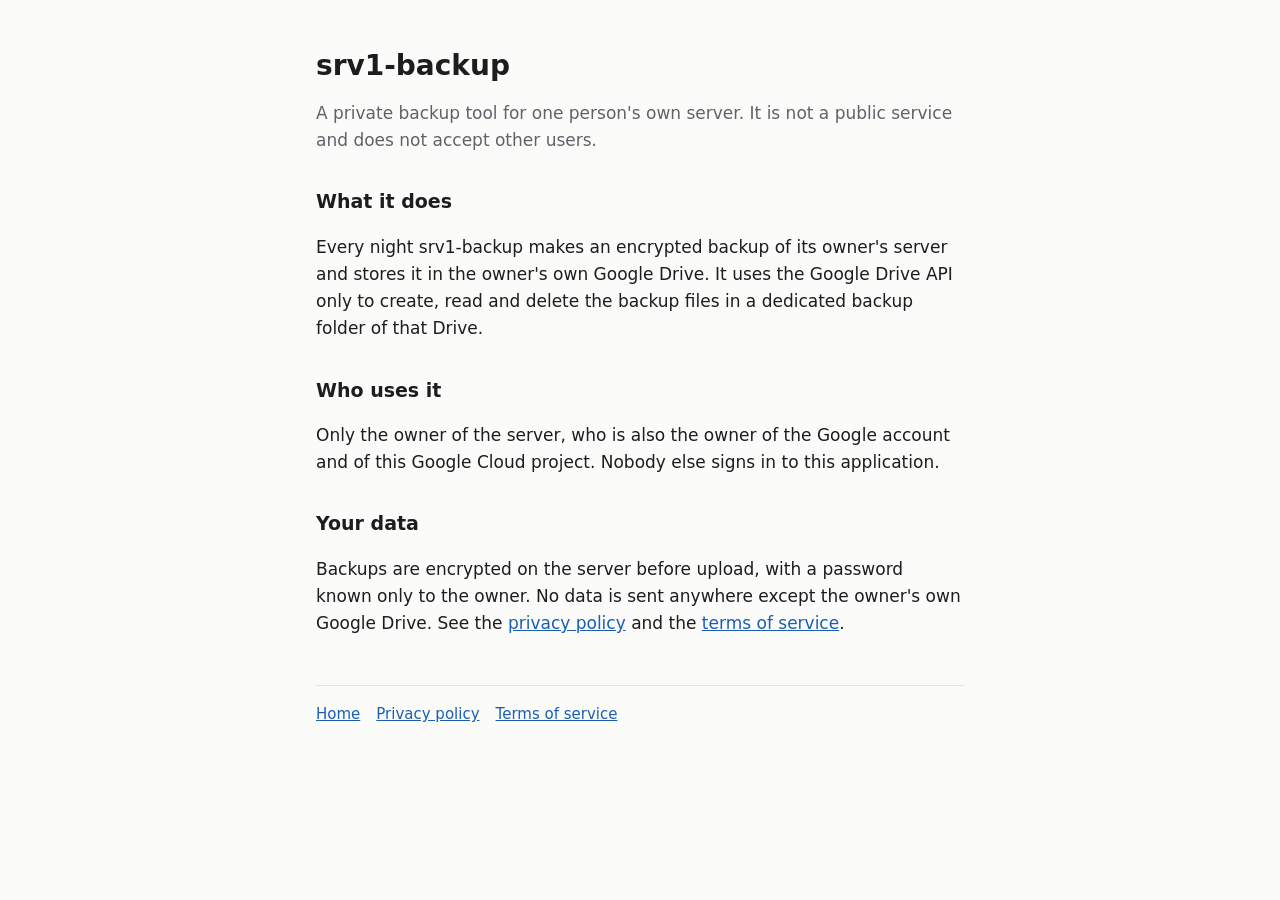
<file: index.html>
<!doctype html>
<html lang="en">
<head>
<meta charset="utf-8">
<meta name="viewport" content="width=device-width, initial-scale=1">
<title>srv1-backup</title>
<meta name="description" content="srv1-backup is a private backup tool used only by its owner to keep encrypted backups of their own server in their own Google Drive.">
<link rel="stylesheet" href="style.css">
</head>
<body>
<main>
<h1>srv1-backup</h1>
<p class="lead">A private backup tool for one person's own server. It is not a public service and does not accept other users.</p>

<h2>What it does</h2>
<p>Every night srv1-backup makes an encrypted backup of its owner's server and stores it in the owner's own Google Drive. It uses the Google Drive API only to create, read and delete the backup files in a dedicated backup folder of that Drive.</p>

<h2>Who uses it</h2>
<p>Only the owner of the server, who is also the owner of the Google account and of this Google Cloud project. Nobody else signs in to this application.</p>

<h2>Your data</h2>
<p>Backups are encrypted on the server before upload, with a password known only to the owner. No data is sent anywhere except the owner's own Google Drive. See the <a href="privacy.html">privacy policy</a> and the <a href="terms.html">terms of service</a>.</p>

<nav><a href="index.html">Home</a><a href="privacy.html">Privacy policy</a><a href="terms.html">Terms of service</a></nav>
</main>
</body>
</html>
</file>
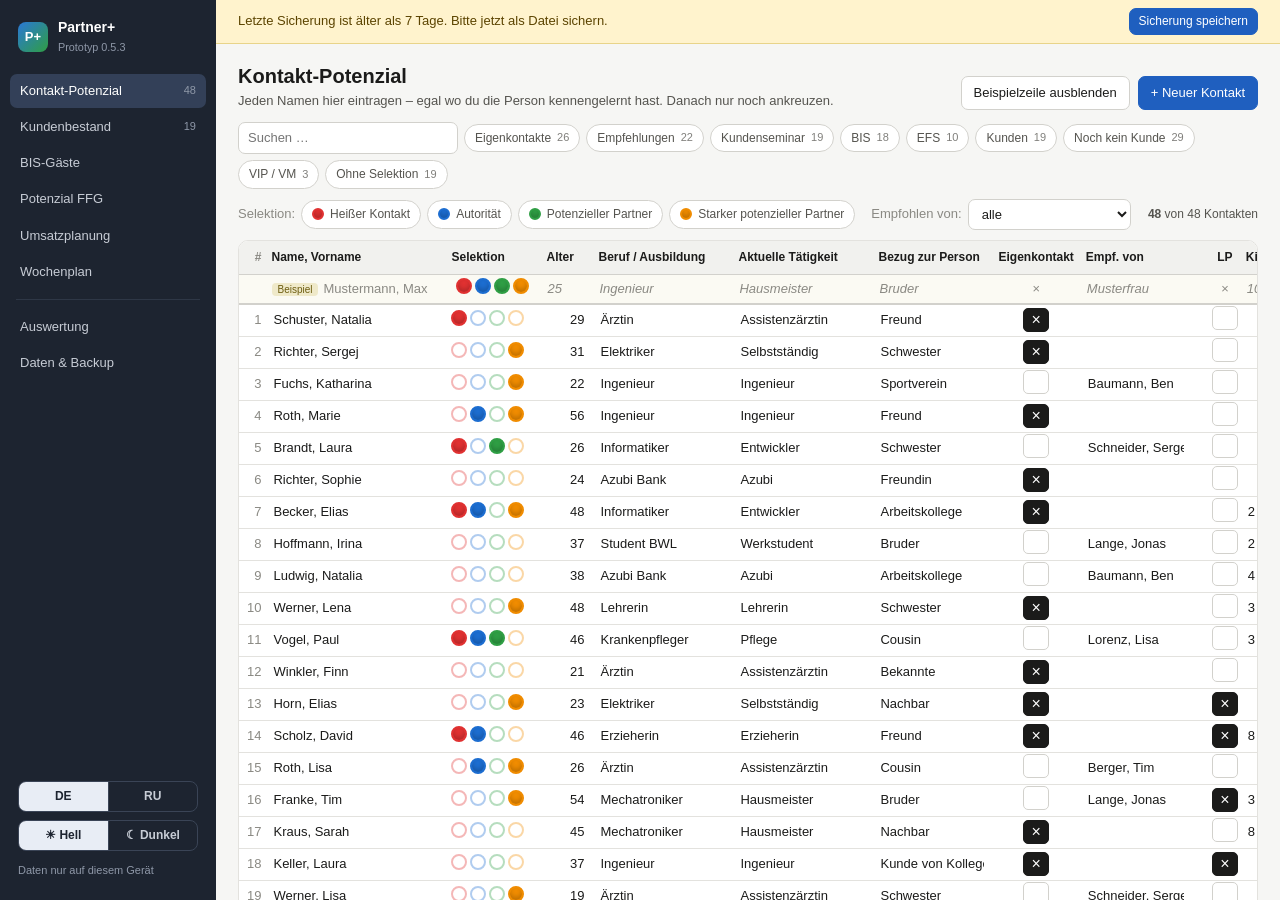
<file: partnerplus/index.html>
<!doctype html>
<html lang="de">
<head>
<meta charset="utf-8">
<meta name="viewport" content="width=device-width, initial-scale=1, viewport-fit=cover">
<meta name="apple-mobile-web-app-capable" content="yes">
<meta name="mobile-web-app-capable" content="yes">
<meta name="apple-mobile-web-app-status-bar-style" content="black-translucent">
<meta name="apple-mobile-web-app-title" content="Partner+">
<meta name="theme-color" content="#1d2430">
<link rel="manifest" href="manifest.webmanifest">
<link rel="apple-touch-icon" href="icons/icon-180.png">
<link rel="icon" href="icons/icon-192.png">
<title>Partner+</title>
<link rel="stylesheet" href="styles.css">
</head>
<body>
<div id="app">
  <aside class="side">
    <div class="brand"><span class="logo">P+</span><div><b>Partner+</b><small id="brandSub">Prototyp 0.5.3</small></div></div>
    <nav id="nav"></nav>
    <div class="prefs"><div class="seg" id="lang"></div><div class="seg" id="theme"></div></div>
    <div class="side-foot" id="sideFoot"></div>
  </aside>
  <div class="content"><div id="banner" class="banner" hidden></div><main id="main"><div class="loading">Lade Daten …</div></main></div>
</div>
<div id="modal" class="modal hidden"></div>
<div id="toast" class="toast hidden"></div>
<script>window.PP_PWA = true;</script>
<script src="sql-wasm.js"></script>
<script src="exceljs.min.js" defer></script>
<script src="core.js"></script>
<script src="excel.js"></script>
<script src="app.js"></script>
<script>if ('serviceWorker' in navigator) navigator.serviceWorker.register('sw.js');</script>
</body>
</html>
</file>
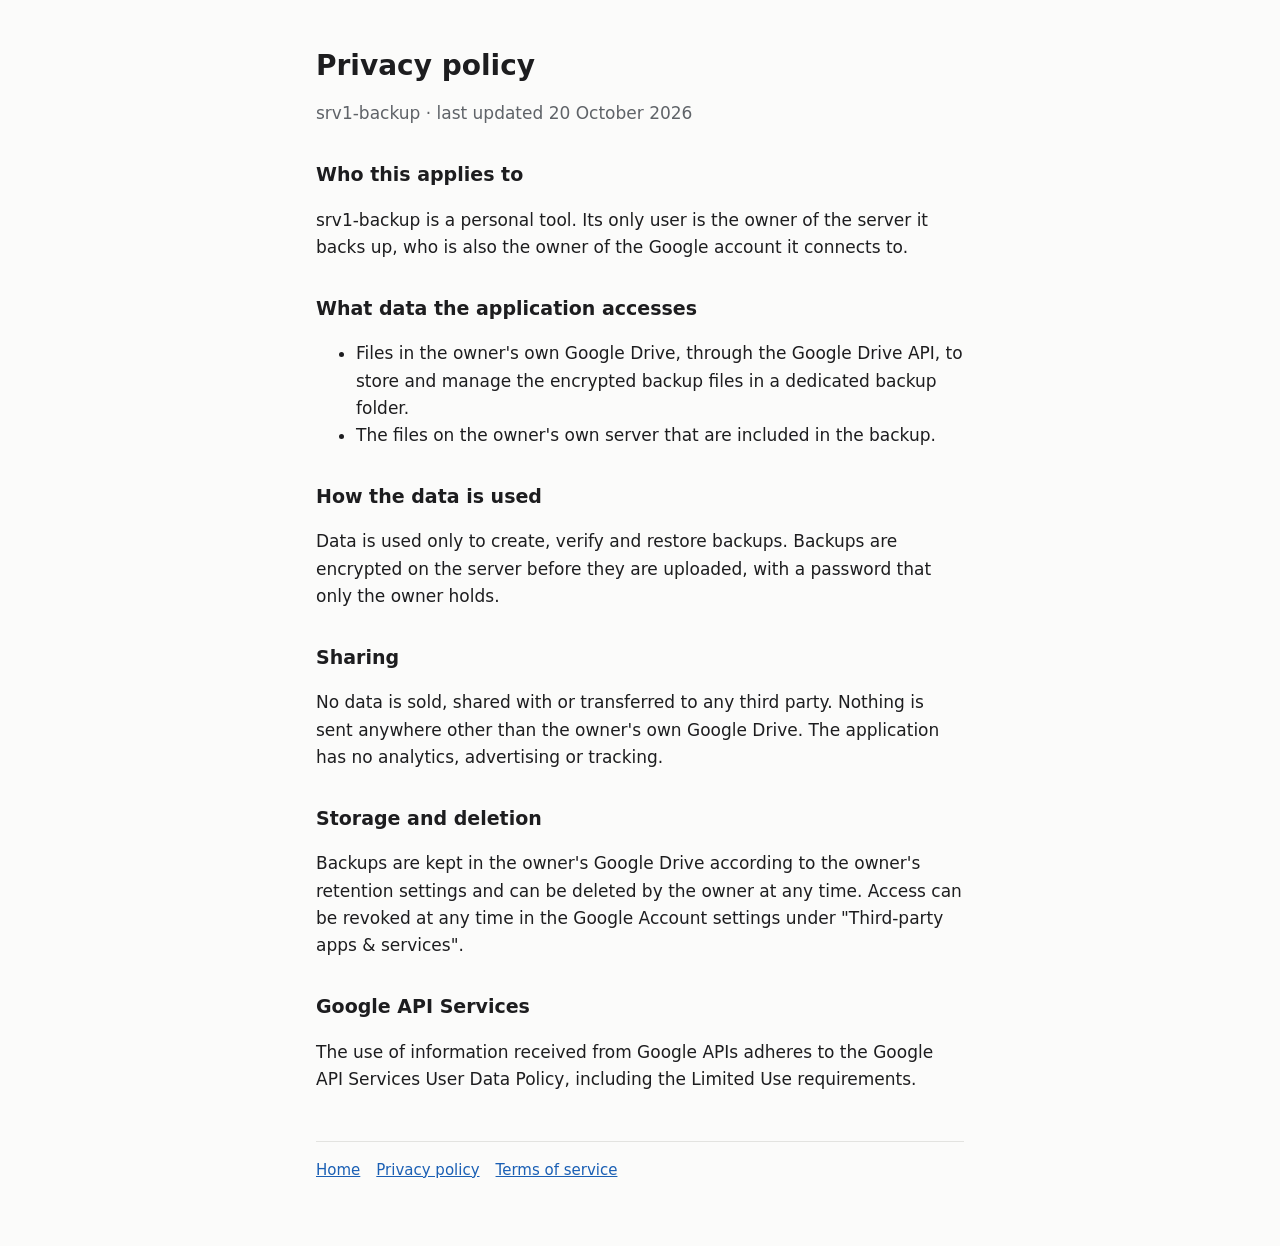
<file: privacy.html>
<!doctype html>
<html lang="en">
<head>
<meta charset="utf-8">
<meta name="viewport" content="width=device-width, initial-scale=1">
<title>srv1-backup — Privacy policy</title>
<link rel="stylesheet" href="style.css">
</head>
<body>
<main>
<h1>Privacy policy</h1>
<p class="lead">srv1-backup · last updated 20 October 2026</p>

<h2>Who this applies to</h2>
<p>srv1-backup is a personal tool. Its only user is the owner of the server it backs up, who is also the owner of the Google account it connects to.</p>

<h2>What data the application accesses</h2>
<ul>
<li>Files in the owner's own Google Drive, through the Google Drive API, to store and manage the encrypted backup files in a dedicated backup folder.</li>
<li>The files on the owner's own server that are included in the backup.</li>
</ul>

<h2>How the data is used</h2>
<p>Data is used only to create, verify and restore backups. Backups are encrypted on the server before they are uploaded, with a password that only the owner holds.</p>

<h2>Sharing</h2>
<p>No data is sold, shared with or transferred to any third party. Nothing is sent anywhere other than the owner's own Google Drive. The application has no analytics, advertising or tracking.</p>

<h2>Storage and deletion</h2>
<p>Backups are kept in the owner's Google Drive according to the owner's retention settings and can be deleted by the owner at any time. Access can be revoked at any time in the Google Account settings under "Third-party apps &amp; services".</p>

<h2>Google API Services</h2>
<p>The use of information received from Google APIs adheres to the Google API Services User Data Policy, including the Limited Use requirements.</p>

<nav><a href="index.html">Home</a><a href="privacy.html">Privacy policy</a><a href="terms.html">Terms of service</a></nav>
</main>
</body>
</html>
</file>
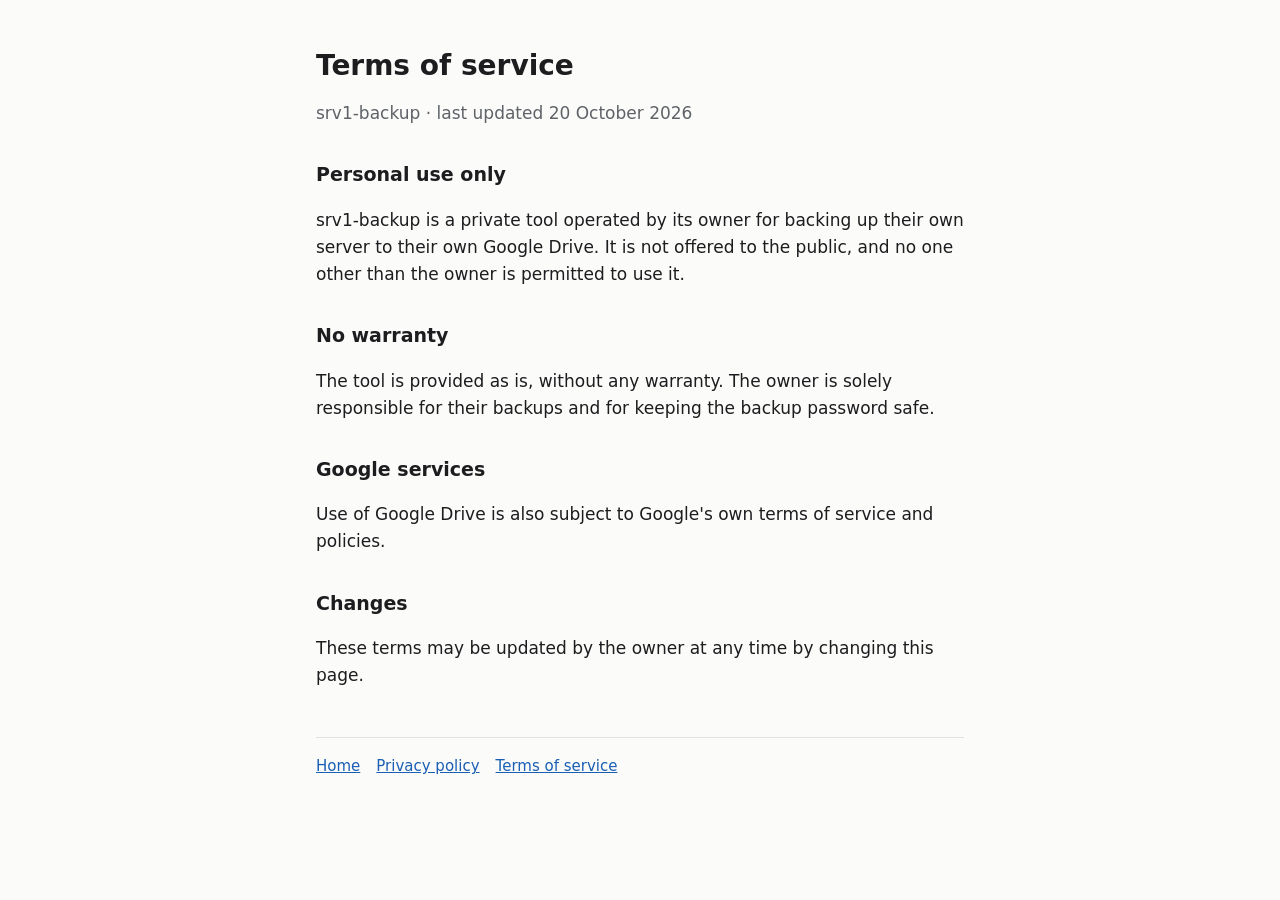
<file: terms.html>
<!doctype html>
<html lang="en">
<head>
<meta charset="utf-8">
<meta name="viewport" content="width=device-width, initial-scale=1">
<title>srv1-backup — Terms of service</title>
<link rel="stylesheet" href="style.css">
</head>
<body>
<main>
<h1>Terms of service</h1>
<p class="lead">srv1-backup · last updated 20 October 2026</p>

<h2>Personal use only</h2>
<p>srv1-backup is a private tool operated by its owner for backing up their own server to their own Google Drive. It is not offered to the public, and no one other than the owner is permitted to use it.</p>

<h2>No warranty</h2>
<p>The tool is provided as is, without any warranty. The owner is solely responsible for their backups and for keeping the backup password safe.</p>

<h2>Google services</h2>
<p>Use of Google Drive is also subject to Google's own terms of service and policies.</p>

<h2>Changes</h2>
<p>These terms may be updated by the owner at any time by changing this page.</p>

<nav><a href="index.html">Home</a><a href="privacy.html">Privacy policy</a><a href="terms.html">Terms of service</a></nav>
</main>
</body>
</html>
</file>
<file: style.css>
:root { --bg: #fbfbfa; --fg: #1d1d1f; --muted: #5f6368; --accent: #1a5fb4; --line: #e3e3e0; }
@media (prefers-color-scheme: dark) { :root { --bg: #18191b; --fg: #e8e8e6; --muted: #a0a4a8; --accent: #7fb0f0; --line: #2e3033; } }
* { box-sizing: border-box; }
body { margin: 0; background: var(--bg); color: var(--fg); font: 17px/1.6 system-ui, -apple-system, "Segoe UI", Roboto, sans-serif; }
main { max-width: 680px; margin: 0 auto; padding: 48px 16px 64px; }
h1 { font-size: 28px; line-height: 1.25; margin: 0 0 8px; }
h2 { font-size: 19px; margin: 32px 0 8px; }
p, li { color: var(--fg); }
.lead { color: var(--muted); margin-bottom: 32px; }
a { color: var(--accent); }
nav { border-top: 1px solid var(--line); margin-top: 48px; padding-top: 16px; font-size: 15px; color: var(--muted); }
nav a { margin-right: 16px; }
</file>
<file: partnerplus/styles.css>
:root {
  --bg: #f6f6f4; --surface: #ffffff; --surface-2: #f1f1ee; --line: #e3e2de; --line-2: #d2d1cc;
  --ink: #1b1b1a; --ink-2: #55544f; --ink-3: #8a8983;
  --accent: #1f5fbf; --accent-soft: #e8f0fb; --good: #2b8a3e; --warn: #c25e00; --bad: #c92a2a;
  --s1: #2a78d6; --s2: #eb6834;
  --row-hover: #f7f9fd; --example: #fbfaf3;
  --field: #ffffff; --note-ink: #1d3f73; --danger-soft: #fdecec; --x-on: #1b1b1a; --x-on-ink: #ffffff;
  --font: -apple-system, BlinkMacSystemFont, "Segoe UI", Roboto, "Helvetica Neue", Arial, sans-serif;
}
@media (prefers-color-scheme: dark) { :root:not([data-theme="light"]) {
  --bg: #15171b; --surface: #1d2025; --surface-2: #24282e; --line: #31353c; --line-2: #3d424a;
  --ink: #eceae6; --ink-2: #b7b5ae; --ink-3: #85837d; --accent: #4b8fe6; --accent-soft: #1f2d44;
  --good: #3fa356; --bad: #e66767; --s1: #3987e5; --s2: #d95926; --row-hover: #222831; --example: #23241d;
  --field: #15171b; --note-ink: #bcd3f5; --danger-soft: #3a2224; --x-on: #eceae6; --x-on-ink: #15171b; color-scheme: dark; } }
:root[data-theme="dark"] {
  --bg: #15171b; --surface: #1d2025; --surface-2: #24282e; --line: #31353c; --line-2: #3d424a;
  --ink: #eceae6; --ink-2: #b7b5ae; --ink-3: #85837d; --accent: #4b8fe6; --accent-soft: #1f2d44;
  --good: #3fa356; --bad: #e66767; --s1: #3987e5; --s2: #d95926; --row-hover: #222831; --example: #23241d;
  --field: #15171b; --note-ink: #bcd3f5; --danger-soft: #3a2224; --x-on: #eceae6; --x-on-ink: #15171b; color-scheme: dark; }
* { box-sizing: border-box; }
html, body { margin: 0; height: 100%; background: var(--bg); color: var(--ink); font: 13px/1.4 var(--font); }
#app { display: grid; grid-template-columns: 216px 1fr; height: 100vh; height: 100dvh; }
.side { background: #1d2430; color: #d7dbe2; display: flex; flex-direction: column; padding: 14px 10px; }
.brand { display: flex; gap: 10px; align-items: center; padding: 4px 8px 18px; }
.brand b { display: block; color: #fff; font-size: 14px; }
.brand small { color: #8f98a8; }
.logo { width: 30px; height: 30px; border-radius: 8px; background: linear-gradient(135deg, #2a78d6, #2f9e44); color: #fff; display: grid; place-items: center; font-weight: 700; }
nav a { display: flex; justify-content: space-between; align-items: center; padding: 8px 10px; border-radius: 7px; color: #c7ccd5; text-decoration: none; cursor: pointer; margin-bottom: 2px; }
nav a:hover { background: #2a3342; color: #fff; }
nav a.active { background: #334058; color: #fff; }
nav a .cnt { font-size: 11px; color: #8f98a8; }
nav .sep { height: 1px; background: #2e3746; margin: 10px 6px; }
.side-foot { font-size: 11px; color: #8f98a8; padding: 8px; word-break: break-all; }
.content { display: flex; flex-direction: column; min-width: 0; min-height: 0; }
.banner { display: flex; align-items: center; gap: 12px; justify-content: space-between; padding: 8px max(22px, env(safe-area-inset-right, 0px)) 8px 22px; background: #fff3cd; color: #5c4400; font-size: 13px; border-bottom: 1px solid #e8d48a; }
.banner[hidden] { display: none; }
main { flex: 1; min-height: 0; overflow: auto; padding: 18px max(22px, env(safe-area-inset-right, 0px)) 40px max(22px, env(safe-area-inset-left, 0px)); min-width: 0; }
.loading { padding: 40px; color: var(--ink-3); }
h1 { font-size: 20px; margin: 0 0 2px; }
.sub { color: var(--ink-2); margin: 0 0 14px; }
.head { display: flex; align-items: flex-end; justify-content: space-between; gap: 12px; margin-bottom: 12px; flex-wrap: wrap; }
.btn { border: 1px solid var(--line-2); background: var(--surface); color: var(--ink); padding: 7px 12px; border-radius: 7px; cursor: pointer; font: inherit; white-space: nowrap; }
.btn:hover { border-color: var(--ink-3); }
.btn.primary { background: var(--accent); color: #fff; border-color: var(--accent); }
.btn.primary:hover { filter: brightness(1.08); }
.btn.small { padding: 4px 9px; font-size: 12px; }
.btn.danger { color: var(--bad); }
.toolbar { display: flex; gap: 6px; align-items: center; flex-wrap: wrap; margin-bottom: 10px; }
.chip { border: 1px solid var(--line-2); background: var(--surface); padding: 5px 10px; border-radius: 999px; cursor: pointer; font: inherit; font-size: 12px; color: var(--ink-2); display: inline-flex; align-items: center; gap: 6px; }
.chip:hover { border-color: var(--ink-3); }
.chip.on { background: var(--accent); border-color: var(--accent); color: #fff; }
.chip .n { font-size: 11px; opacity: .75; }
.search, select.inp, input.inp { border: 1px solid var(--line-2); border-radius: 7px; padding: 6px 9px; font: inherit; background: var(--surface); color: var(--ink); }
.search { width: 220px; }
.muted { color: var(--ink-3); }
.count { color: var(--ink-2); margin-left: auto; font-size: 12px; }

/* Tabellen */
.tablewrap { background: var(--surface); border: 1px solid var(--line); border-radius: 10px; overflow: auto; max-height: calc(100vh - 230px); }
table.grid { border-collapse: separate; border-spacing: 0; width: 100%; min-width: 900px; }
.grid th { position: sticky; top: 0; z-index: 2; background: var(--surface-2); text-align: left; font-weight: 600; font-size: 12px; padding: 8px 6px; border-bottom: 1px solid var(--line-2); white-space: nowrap; cursor: default; }
.grid th.sortable { cursor: pointer; }
.grid th.sortable:hover { color: var(--accent); }
.grid th .hint { color: var(--ink-3); font-weight: 400; margin-left: 2px; cursor: help; }
.grid td { border-bottom: 1px solid var(--line); padding: 0 2px; height: 32px; vertical-align: middle; }
.grid tr:hover td { background: var(--row-hover); }
.grid td.c, .grid th.c { text-align: center; }
.grid td input.cell { border: 1px solid transparent; background: transparent; width: 100%; padding: 5px 5px; font: inherit; color: var(--ink); border-radius: 5px; }
.grid td input.cell:hover { border-color: var(--line); }
.grid td input.cell:focus { outline: none; border-color: var(--accent); background: var(--field); }
.grid td input.num { text-align: right; }
.grid tr.example td { background: var(--example); color: var(--ink-3); font-style: italic; height: 30px; padding: 0 7px; border-bottom: 2px solid var(--line-2); }
.grid tr.example td.lbl { font-style: normal; }
.grid tr.example .tag { font-style: normal; font-size: 10px; background: #efe9c9; color: #6d5d10; border-radius: 4px; padding: 1px 5px; margin-right: 6px; }
.grid tfoot td { position: sticky; bottom: 0; background: var(--surface-2); font-weight: 600; padding: 6px; border-top: 1px solid var(--line-2); }
.x { width: 26px; height: 24px; border-radius: 5px; border: 1px solid var(--line-2); background: var(--field); cursor: pointer; font-size: 14px; line-height: 1; color: var(--ink); display: inline-grid; place-items: center; padding: 0; }
.x:hover { border-color: var(--ink-3); }
.x.on { background: var(--x-on); border-color: var(--x-on); color: var(--x-on-ink); }
.x.on::after { content: "×"; font-size: 16px; }
.dots { display: inline-flex; gap: 3px; padding: 0 4px; }
.dot { width: 16px; height: 16px; border-radius: 50%; border: 2px solid var(--c); background: transparent; cursor: pointer; padding: 0; opacity: .35; }
.dot.on { background: var(--c); opacity: 1; box-shadow: inset 0 -3px 4px rgba(0,0,0,.18); }
.dot:hover { opacity: 1; }
span.dot { cursor: default; display: inline-block; }
.del { border: none; background: none; color: var(--ink-3); cursor: pointer; padding: 4px 6px; border-radius: 5px; font: inherit; }
.del:hover { color: var(--bad); background: var(--danger-soft); }
.del.confirm { color: #fff; background: var(--bad); }
.legend { display: flex; flex-wrap: wrap; gap: 14px; padding: 10px 2px; color: var(--ink-2); font-size: 12px; align-items: center; }
.legend .item { display: inline-flex; align-items: center; gap: 6px; }
.legend .dot { opacity: 1; background: var(--c); cursor: default; }
.legend b { color: var(--ink); }
.note { background: var(--accent-soft); border-radius: 8px; padding: 9px 12px; color: var(--note-ink); margin: 0 0 12px; font-size: 12px; }

/* Kundenbestand */
.grid.kb th.v { writing-mode: vertical-rl; transform: rotate(180deg); height: 96px; padding: 6px 2px; text-align: left; font-weight: 500; }
.grid.kb th.grp { text-align: center; border-left: 1px solid var(--line-2); font-size: 11px; color: var(--ink-2); top: 0; }
.grid.kb thead tr:nth-child(2) th { top: 31px; }
.grid.kb td.p { text-align: center; padding: 0; }
.grid.kb .g0 { border-left: 1px solid var(--line-2); }
.pc { width: 22px; height: 22px; border-radius: 4px; border: 1px solid var(--line-2); background: var(--field); cursor: pointer; padding: 0; }
.pc.on { background: var(--good); border-color: var(--good); }
.pc.on::after { content: "✓"; color: #fff; font-size: 12px; }
.cov { font-size: 11px; font-weight: 600; text-align: center; border-radius: 4px; padding: 3px 0; }
.overdue { color: var(--bad); font-weight: 600; }

/* Karten / Auswertung */
.cards { display: grid; grid-template-columns: repeat(auto-fit, minmax(170px, 1fr)); gap: 10px; margin-bottom: 14px; }
.card { background: var(--surface); border: 1px solid var(--line); border-radius: 10px; padding: 12px 14px; }
.card .k { color: var(--ink-2); font-size: 12px; }
.card .v { font-size: 26px; font-weight: 650; letter-spacing: -.5px; margin-top: 2px; }
.card .d { color: var(--ink-3); font-size: 12px; }
.panels { display: grid; grid-template-columns: repeat(auto-fit, minmax(380px, 1fr)); gap: 12px; }
.panel { background: var(--surface); border: 1px solid var(--line); border-radius: 10px; padding: 14px 16px; }
.panel h3 { margin: 0 0 10px; font-size: 14px; }
.panel h3 small { color: var(--ink-3); font-weight: 400; }
.hbar { display: grid; grid-template-columns: 120px 1fr 70px; align-items: center; gap: 8px; margin: 6px 0; font-size: 12px; }
.hbar .track { height: 16px; background: var(--surface-2); border-radius: 0 4px 4px 0; overflow: hidden; }
.hbar .fill { height: 100%; background: var(--s1); border-radius: 0 4px 4px 0; min-width: 2px; }
.hbar .val { text-align: right; color: var(--ink-2); font-variant-numeric: tabular-nums; }
.vchart { --blh: 15px; display: grid; grid-template-columns: repeat(12, minmax(0, 1fr)); gap: 6px; align-items: end; height: 150px; padding-top: 8px; border-bottom: 1px solid var(--line-2); }
.vchart .col { display: flex; gap: 2px; align-items: flex-end; justify-content: center; height: 100%; cursor: default; }
.vchart .b { width: 40%; max-width: 16px; border-radius: 4px 4px 0 0; min-height: 2px; }
.vchart .col.cur .b { outline: 2px solid var(--ink-3); outline-offset: 1px; }
.vlabels { display: grid; grid-template-columns: repeat(12, 1fr); gap: 6px; font-size: 11px; color: var(--ink-3); text-align: center; margin-top: 4px; }
.vchart .col:hover .b { filter: brightness(1.12); }
.vchart .bw { flex: 1 1 0; min-width: 0; height: 100%; display: flex; flex-direction: column; justify-content: flex-end; align-items: center; }
.vchart .bw .b { width: 100%; max-width: 16px; }
.vchart .bl { font-size: 9px; line-height: 13px; height: 13px; margin-bottom: 2px; color: var(--ink-2); white-space: nowrap; font-variant-numeric: tabular-nums; letter-spacing: -.2px; }
.series-legend { display: flex; flex-wrap: wrap; gap: 4px 14px; font-size: 12px; color: var(--ink-2); margin-bottom: 4px; }
.series-legend i { display: inline-block; width: 10px; height: 10px; border-radius: 3px; margin-right: 5px; vertical-align: -1px; }
.hints { margin: 0; padding-left: 18px; }
.hints li { margin: 6px 0; }
.reflist { display: grid; grid-template-columns: 1fr auto; gap: 4px 12px; font-size: 12px; }
.reflist a { color: var(--accent); cursor: pointer; text-decoration: none; }
.reflist a:hover { text-decoration: underline; }

/* Monatsreiter */
.tabs { display: flex; gap: 2px; flex-wrap: wrap; margin-bottom: 10px; }
.tabs button { border: 1px solid var(--line); background: var(--surface); padding: 6px 10px; cursor: pointer; font: inherit; font-size: 12px; border-radius: 6px; color: var(--ink-2); }
.tabs button.on { background: var(--ink); color: var(--bg); border-color: var(--ink); }
.tabs button small { opacity: .7; margin-left: 3px; }
.progress { height: 10px; background: var(--surface-2); border-radius: 999px; overflow: hidden; width: 220px; }
.progress div { height: 100%; background: var(--good); }
.kv { display: grid; grid-template-columns: minmax(0, 1fr) minmax(0, 110px); gap: 6px 12px; align-items: center; }
.kv .inp { width: 100%; min-width: 0; }
.kv .res { text-align: right; white-space: nowrap; }
.grid .nr { width: 1%; padding-left: 8px; padding-right: 4px; color: var(--ink-3); text-align: right; font-variant-numeric: tabular-nums; white-space: nowrap; }
.kv .res { font-weight: 650; font-size: 15px; }

/* Wochenplan – Farben wie in „Karriere Start 2026“, S. 18 */
.wp { --wp-gold: #be9e1b; --wp-head: #7b7979; --wp-time: #d3d2d2; --wp-empty: #e9e9e9; --wp-ink: #2b2b2b; }
.wp-title { color: var(--wp-gold); font-size: 28px; font-weight: 400; margin: 0 0 4px; letter-spacing: -.2px; }
.wp-wrap { overflow-x: auto; margin-bottom: 14px; border-radius: 4px; }
table.wp-grid { border-collapse: separate; border-spacing: 2px; width: 100%; min-width: 860px; table-layout: fixed; user-select: none; }
.wp-grid .band td { background: var(--wp-gold); color: #fff; font-weight: 700; font-size: 12px; padding: 5px 6px; }
.wp-grid th { background: var(--wp-head); color: #fff; font-weight: 600; text-align: left; padding: 7px 7px; font-size: 13px; }
.wp-grid th.blank { background: transparent; }
.wp-grid td.time { background: var(--wp-time); color: var(--wp-ink); text-align: center; font-size: 12px; width: 82px; white-space: nowrap; }
.wp-grid td.cell { background: var(--wp-empty); color: var(--wp-ink); font-size: 11px; line-height: 1.15; height: 30px; padding: 2px 6px; overflow: hidden; vertical-align: middle; }
.wp-grid.edit td.cell { cursor: crosshair; }
.wp-grid.edit td.cell:hover { outline: 2px solid var(--accent); outline-offset: -2px; }
.wp-grid td.cell input { width: 100%; border: none; background: rgba(255,255,255,.7); font: inherit; color: var(--wp-ink); padding: 2px 3px; border-radius: 3px; }
.wp-grid.edit td.cell { position: relative; cursor: pointer; }
.wp-grid td.cell.sel { outline: 2px solid var(--accent); outline-offset: -2px; }
.wp-grid td.cell.has-note::after { content: ""; position: absolute; top: 0; right: 0; border-style: solid; border-width: 0 8px 8px 0; border-color: transparent #d93025 transparent transparent; }
.cellmenu { position: fixed; z-index: 70; width: 360px; max-width: calc(100vw - 16px); background: var(--surface); color: var(--ink); border: 1px solid var(--line-2); border-radius: 10px; box-shadow: 0 12px 32px rgba(0,0,0,.22); padding: 10px; display: flex; flex-direction: column; gap: 8px; }
.cm-head { font-weight: 650; font-size: 13px; }
.cm-list { display: grid; grid-template-columns: repeat(2, minmax(0, 1fr)); gap: 4px; }
.cm-opt { display: flex; align-items: center; gap: 6px; text-align: left; border: 1px solid var(--line); background: var(--surface); color: var(--ink); border-radius: 6px; padding: 5px 6px; font: inherit; font-size: 12px; cursor: pointer; line-height: 1.2; min-width: 0; overflow-wrap: anywhere; }
.cm-opt i { flex: none; width: 14px; height: 14px; border-radius: 3px; border: 1px solid rgba(0,0,0,.12); }
.cm-opt:hover { border-color: var(--ink-3); }
.cm-opt.on { border-color: var(--accent); box-shadow: 0 0 0 1px var(--accent) inset; }
.cm-lbl { font-size: 12px; color: var(--ink-2); }
.cellmenu textarea { width: 100%; resize: vertical; border: 1px solid var(--line-2); border-radius: 6px; padding: 6px 8px; font: inherit; font-size: 12px; background: var(--field); color: var(--ink); }
.cellmenu textarea:focus { outline: none; border-color: var(--accent); }
.cm-foot { display: flex; justify-content: space-between; gap: 6px; }
.wp-week { display: flex; align-items: center; gap: 6px; }
.wp-week b { min-width: 210px; text-align: center; }
.wp-sum { display: flex; flex-wrap: wrap; gap: 8px; margin: 4px 0 16px; }
.wp-sum span { border-radius: 6px; padding: 5px 10px; font-size: 12px; color: #2b2b2b; font-variant-numeric: tabular-nums; }
.wp-sum b { margin-left: 4px; }

/* Modal & Toast */
.modal { position: fixed; inset: 0; background: rgba(20,24,32,.45); display: grid; place-items: center; z-index: 50; }
.modal.hidden { display: none; }
.modal .box { background: var(--surface); border-radius: 12px; width: min(720px, 92vw); max-height: 86vh; display: flex; flex-direction: column; box-shadow: 0 20px 60px rgba(0,0,0,.25); }
.modal .box header { padding: 14px 16px; border-bottom: 1px solid var(--line); display: flex; justify-content: space-between; align-items: center; gap: 8px; }
.modal .box .body { overflow: auto; padding: 6px 16px; }
.modal .box footer { padding: 12px 16px; border-top: 1px solid var(--line); display: flex; justify-content: flex-end; gap: 8px; align-items: center; }
.pickrow { display: grid; grid-template-columns: 26px 1fr 90px 120px; gap: 8px; align-items: center; padding: 6px 0; border-bottom: 1px solid var(--line); cursor: pointer; }
.pickrow:hover { background: var(--row-hover); }
.toast { position: fixed; bottom: calc(18px + env(safe-area-inset-bottom, 0px)); left: 50%; transform: translateX(-50%); background: #1b1b1a; color: #fff; padding: 9px 16px; border-radius: 8px; z-index: 60; }
.toast.hidden { display: none; }
.section { background: var(--surface); border: 1px solid var(--line); border-radius: 10px; padding: 14px 16px; margin-bottom: 12px; }
.section h3 { margin: 0 0 8px; font-size: 14px; }
.section p { margin: 4px 0 10px; color: var(--ink-2); }
code { background: var(--surface-2); padding: 2px 5px; border-radius: 4px; font-size: 12px; }
.backups { max-height: 220px; overflow: auto; border: 1px solid var(--line); border-radius: 8px; }
.backups div { display: flex; justify-content: space-between; padding: 6px 10px; border-bottom: 1px solid var(--line); font-size: 12px; align-items: center; }

/* Sprachumschalter und Übersetzungs-Hinweis */
.prefs { margin-top: auto; display: flex; flex-direction: column; gap: 8px; padding: 8px 8px 4px; }
.seg { display: flex; border: 1px solid #3a4456; border-radius: 8px; overflow: hidden; }
.seg button { flex: 1; background: transparent; border: none; color: #c7ccd5; padding: 6px 8px; font: inherit; font-size: 12px; font-weight: 600; cursor: pointer; white-space: nowrap; }
.seg button + button { border-left: 1px solid #3a4456; }
.seg button.on { background: #e8edf5; color: #1d2430; }
.seg button:hover:not(.on) { background: #2a3342; color: #fff; }
.seg button:focus-visible, nav a:focus-visible { outline: 2px solid #8fb6ff; outline-offset: -2px; }
.tr { text-decoration: underline dotted transparent; text-underline-offset: 3px; }
.tr:hover { text-decoration-color: var(--ink-3); }
.tip { position: fixed; z-index: 100; max-width: 340px; background: #1d2430; color: #f2f4f7; padding: 5px 10px; border-radius: 7px; font-size: 12px; line-height: 1.35; pointer-events: none; box-shadow: 0 6px 18px rgba(0,0,0,.22); opacity: 0; transform: translateY(-3px); transition: opacity .14s ease, transform .14s ease; }
.tip.in { opacity: 1; transform: none; }
.tip.note { background: #fff7c2; color: #2b2b2b; border: 1px solid #d8c565; white-space: pre-wrap; max-width: 260px; }
nav a[data-tip] { position: relative; }
@media (prefers-reduced-motion: reduce) { .tip { transition: none; } }
/* Touch-Geräte (iPad): größere Ziele, keine Zoom-Sprünge bei Eingabe */
@media (pointer: coarse) {
  .grid td input.cell, .search, select.inp, input.inp, .cellmenu textarea { font-size: 16px; }
  .grid td { height: 40px; }
  .x { width: 32px; height: 30px; }
  .dot { width: 22px; height: 22px; }
  .dots { gap: 6px; }
  .pc { width: 28px; height: 28px; }
  .chip { padding: 7px 12px; }
  .btn { padding: 9px 14px; }
  nav a { padding: 11px 10px; }
  .seg button { padding: 9px 8px; }
  .cm-opt { padding: 9px 8px; font-size: 13px; }
  .cellmenu { width: 390px; }
  .wp-grid td.cell { height: 38px; }
}
@media (max-width: 760px) {
  .prefs { flex-direction: row; padding: 8px 0 0; margin: 0; }
  .seg { flex: 1; }
  #app { grid-template-columns: 1fr; height: auto; min-height: 100%; }
  .side { padding: 10px max(16px, env(safe-area-inset-left, 0px)) 10px max(16px, env(safe-area-inset-right, 0px)); }
  .brand { padding-bottom: 8px; }
  nav { display: flex; flex-wrap: wrap; gap: 4px; }
  nav .sep, .side-foot { display: none; }
  .side { display: flex; }
  main { padding: 14px max(16px, env(safe-area-inset-right, 0px)) 40px max(16px, env(safe-area-inset-left, 0px)); overflow: visible; min-width: 0; }
  .search { width: 100%; }
  .panels { grid-template-columns: minmax(0, 1fr); }
  .tablewrap { max-height: none; }
  .umsgrid { grid-template-columns: minmax(0, 1fr) !important; }
  .hbar { grid-template-columns: 100px 1fr 60px; }
}
@media print {
  .side, .toolbar, .btn { display: none !important; }
  #app { display: block; }
  main { overflow: visible; }
}

/* Schmale Fenster (iPad hochkant): Umsatz-Tabelle und Abrechnung untereinander, Balkenbeschriftung zweizeilig */
@media (max-width: 1100px) {
  .umsgrid { grid-template-columns: minmax(0, 1fr) !important; }
}
.hbar.hhead { font-size: 11px; color: var(--ink-3); padding-bottom: 4px; border-bottom: 1px solid var(--line); }
.hbar.hhead .val { grid-column: 2 / 4; color: var(--ink-3); }
.mchart { container-type: inline-size; }
@container (max-width: 760px) {
  .vchart { --blh: 26px; }
  .vchart .bl { display: flex; flex-direction: column; align-items: center; height: auto; line-height: 12px; }
}
</file>
